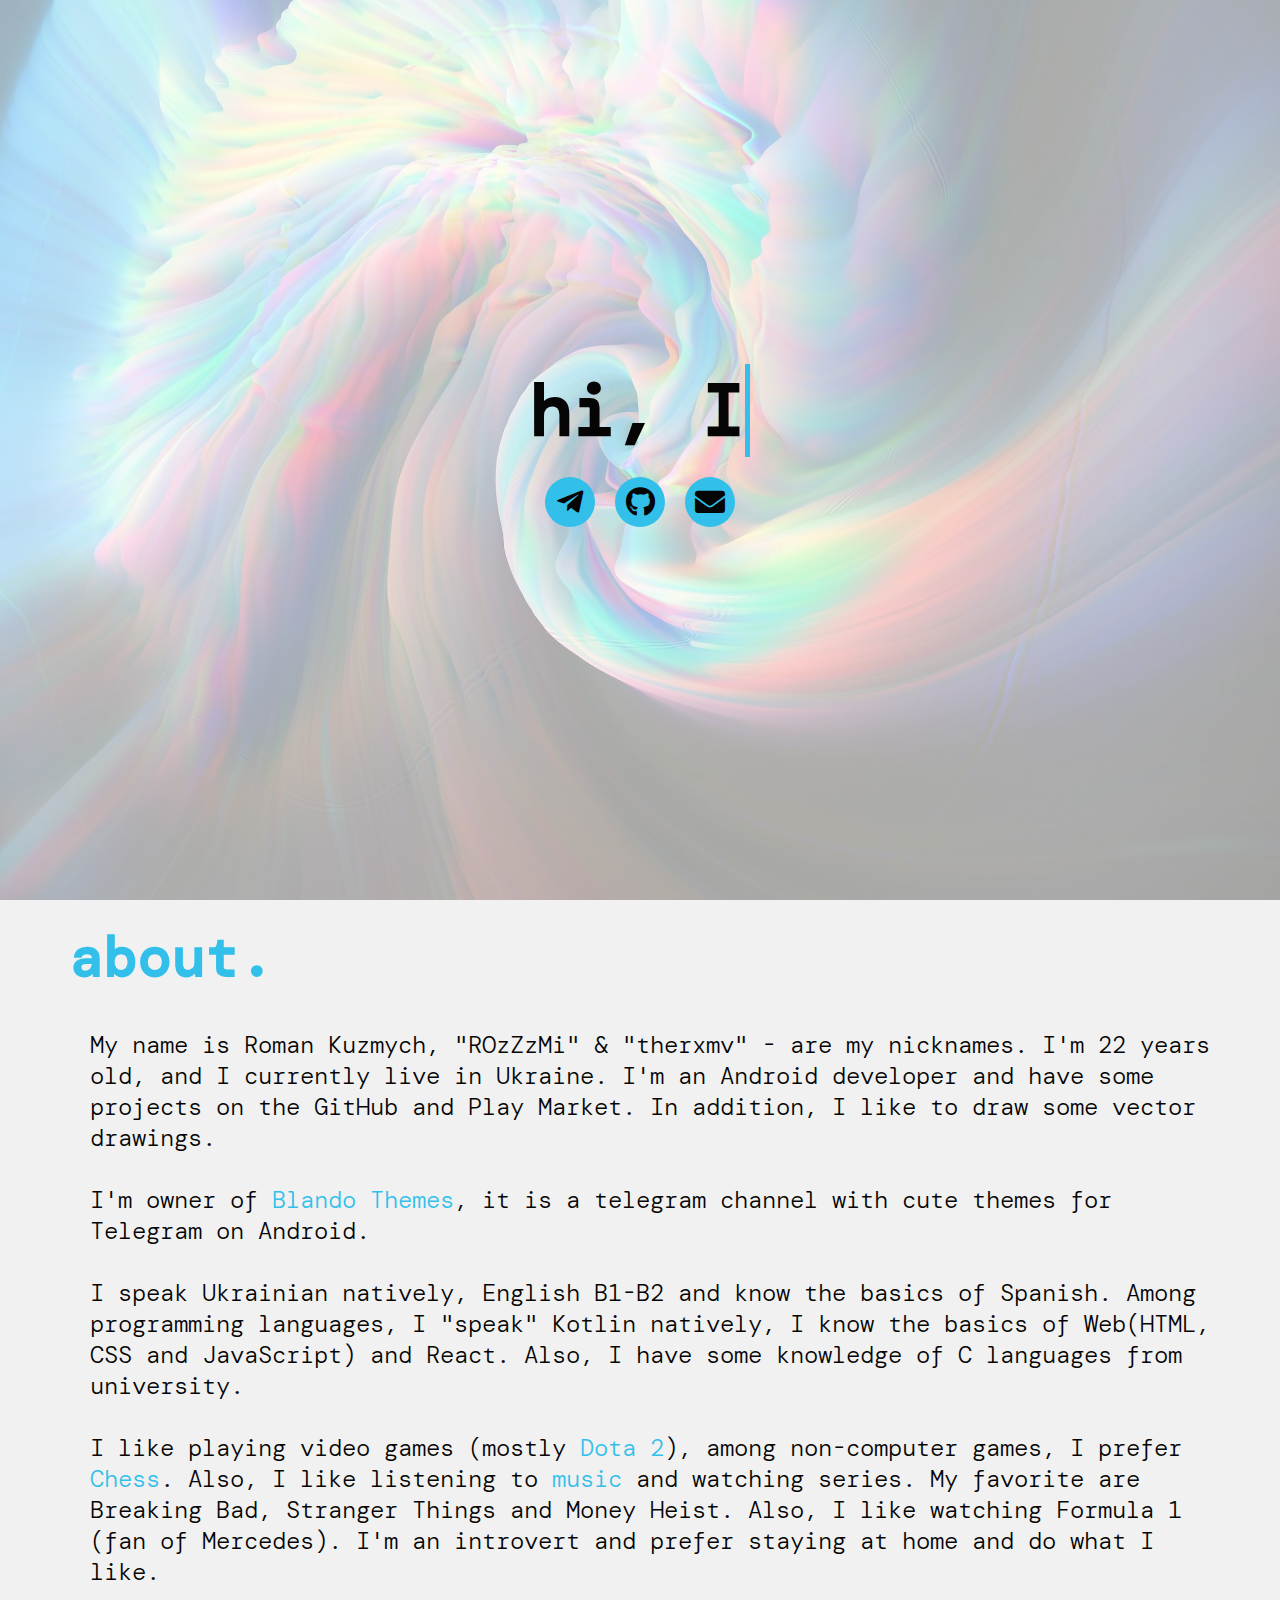
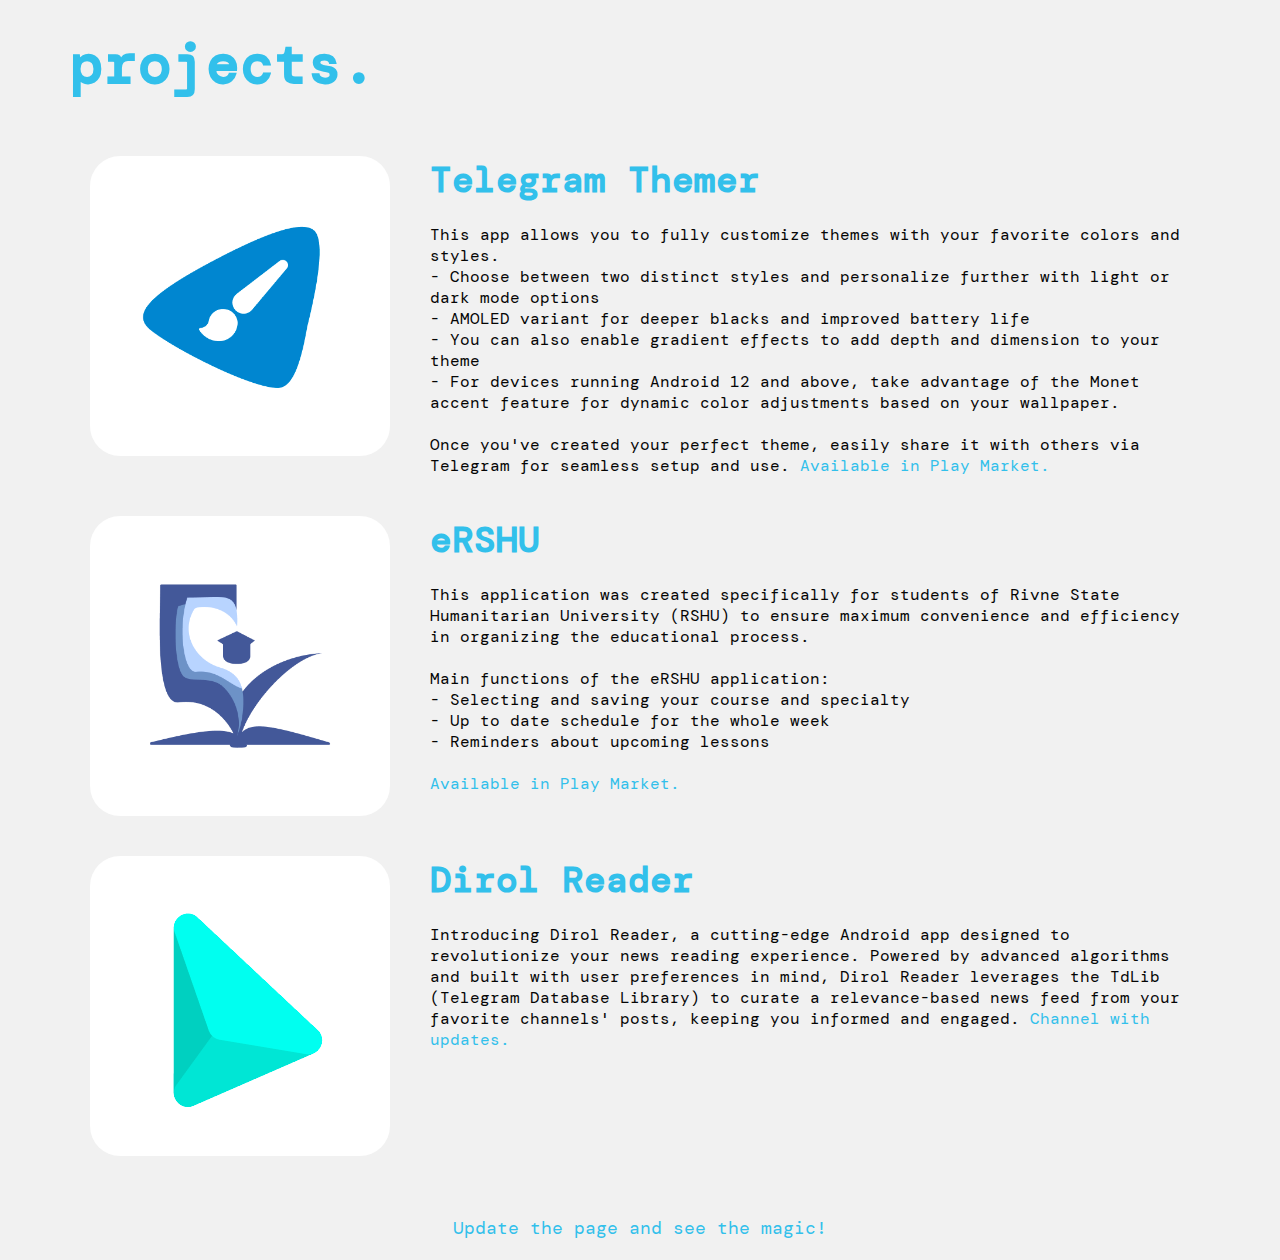
<file: index.html>
<!DOCTYPE html><html lang="en"><head><meta charset="UTF-8"><meta http-equiv="X-UA-Compatible" content="IE=edge"><meta name="viewport" content="width=device-width,initial-scale=1"><title>therxmv</title><link rel="icon" type="image/x-icon" href="img/favicon.ico"><link rel="stylesheet" href="css/style.css"></head><body><section class="begin"><div class="fog"><div class="container"><div class="typewrite begin-name" data-period="2000" data-type='["hi, I am rxmv kvzmvch.", "I am Android developer.", "I love design."]'></div><div class="link-wrapper"><a href="https://t.me/ROzZzMi" target="_blank" class="toAnim link dynamic-color-bg" style="font-size: 30px; color: #050505;"><i class="fab fa-telegram-plane"></i> </a><a href="https://github.com/therxmv" target="_blank" class="toAnim link dynamic-color-bg" style="font-size: 30px; color: #050505;"><i class="fab fa-github"></i> </a><a href="mailto: roma.kyzmuch@gmail.com" target="_blank" class="toAnim link dynamic-color-bg" style="font-size: 30px; color: #050505;"><i class="fas fa-envelope"></i></a></div></div></div></section><section class="about"><div class="container"><h2 class="dynamic-color">about.</h2><div class="about-descr">My name is Roman Kuzmych, "ROzZzMi" & "therxmv" - are my nicknames. I'm <span class="year">--</span> years old, and I currently live in Ukraine. I'm an Android developer and have some projects on the GitHub and Play Market. In addition, I like to draw some vector drawings.<br><br>I'm owner of <span class="dynamic-color modal-open">Blando Themes</span>, it is a telegram channel with cute themes for Telegram on Android.<br><br>I speak Ukrainian natively, English B1-B2 and know the basics of Spanish. Among programming languages, I "speak" Kotlin natively, I know the basics of Web(HTML, CSS and JavaScript) and React. Also, I have some knowledge of C languages from university.<br><br>I like playing video games (mostly <a class="dynamic-color" href="https://steamcommunity.com/id/ROzZzMi/" target="_blank">Dota 2</a>), among non-computer games, I prefer <a class="dynamic-color" href="https://www.chess.com/member/rozzzmi" target="_blank">Chess</a>. Also, I like listening to <a class="dynamic-color" href="https://open.spotify.com/playlist/5EQoicaGTw6gqoWbtqZ4x2?si=ffb7cb289ef64e60" target="_blank">music</a> and watching series. My favorite are Breaking Bad, Stranger Things and Money Heist. Also, I like watching Formula 1 (fan of Mercedes). I'm an introvert and prefer staying at home and do what I like.</div></div></section><section class="portfolio"><div class="container"><h2 class="dynamic-color">projects.</h2><div class="portfolio-wrapper"><div class="project-wrap"><div class="project-bg"><img class="project-img" src="img/projects/tgThemer.png" alt="tgThemer"></div><div class="project-text"><h3><a class="dynamic-color" href="https://play.google.com/store/apps/details?id=com.therxmv.telegramthemer" target="_blank">Telegram Themer</a></h3><br>This app allows you to fully customize themes with your favorite colors and styles.<br>- Choose between two distinct styles and personalize further with light or dark mode options<br>- AMOLED variant for deeper blacks and improved battery life<br>- You can also enable gradient effects to add depth and dimension to your theme<br>- For devices running Android 12 and above, take advantage of the Monet accent feature for dynamic color adjustments based on your wallpaper.<br><br>Once you've created your perfect theme, easily share it with others via Telegram for seamless setup and use. <a class="dynamic-color" href="https://play.google.com/store/apps/details?id=com.therxmv.telegramthemer" target="_blank">Available in Play Market.</a></div></div><div class="project-wrap"><div class="project-bg"><img class="project-img" src="img/projects/ershu.png" alt="f1timer"></div><div class="project-text"><h3><a class="dynamic-color" href="https://play.google.com/store/apps/details?id=com.therxmv.ershu.androidApp" target="_blank">eRSHU</a></h3><br>This application was created specifically for students of Rivne State Humanitarian University (RSHU) to ensure maximum convenience and efficiency in organizing the educational process.<br><br>Main functions of the eRSHU application:<br>- Selecting and saving your course and specialty<br>- Up to date schedule for the whole week<br>- Reminders about upcoming lessons<br><br><a class="dynamic-color" href="https://play.google.com/store/apps/details?id=com.therxmv.ershu.androidApp" target="_blank">Available in Play Market.</a></div></div><div class="project-wrap"><div class="project-bg dynamic-color-bg"><img class="project-img" src="img/projects/dirol.png" alt="calc"></div><div class="project-text"><h3><a class="dynamic-color" href="https://github.com/therxmv/Dirol-Reader" target="_blank">Dirol Reader</a></h3><br>Introducing Dirol Reader, a cutting-edge Android app designed to revolutionize your news reading experience. Powered by advanced algorithms and built with user preferences in mind, Dirol Reader leverages the TdLib (Telegram Database Library) to curate a relevance-based news feed from your favorite channels' posts, keeping you informed and engaged. <a class="dynamic-color" href="https://t.me/therxmv_channel" target="_blank">Channel with updates.</a></div></div></div></div></section><!-- <section class="portfolio">
        <div class="container">
            <h2 class="dynamic-color">works.</h2>
            <div class="portfolio-wrapper">
                <img class="portfolio-img" src="img/portfolio/work1-min.png" alt="1">
                <img class="portfolio-img" src="img/portfolio/work2-min.jpg" alt="2">

                <img class="hide hidden portfolio-img" src="img/portfolio/Ave.png" alt="3">
                <img class="hide hidden portfolio-img" src="img/portfolio/Project1.jpg" alt="4">
                <img class="hide hidden portfolio-img" src="img/portfolio/logo1.png" alt="5">

                <div class="toAnim portfolio-circle dynamic-color-bg">
                    <div class="circle-text">see<br>more.</div>
                    <div class="circle-text hide">see<br>less.</div>
                </div>
            </div>
        </div>
    </section> --><footer><div class="container"><div class="foot-txt">Update the page and see the magic!</div></div></footer><div class="overlay hide"><div class="modal hide" id="bt"><div class="modal-close">&#10006</div><h2>Blando Themes.</h2><div class="content-wrap"><img class="modal-img" src="img/modal_img/bt1.jpg" alt="1"> <img class="modal-img" src="img/modal_img/bt2.jpg" alt="2"> <img class="modal-img" src="img/modal_img/bt3.jpg" alt="3"></div><a href="https://t.me/BlandoThemes" target="_blank" class="modal-btn toAnim">Subscribe!</a></div></div><script src="js/bundle.js"></script></body></html>
</file>
<file: css/style.css>
@import url(https://fonts.googleapis.com/css2?family=DM+Mono&display=swap);@import url(https://use.fontawesome.com/releases/v5.15.4/css/all.css);.begin{height:100vh;background-position:center;background-repeat:no-repeat;background-size:cover}.fog{height:100%;width:100%;padding:0 20px 0 20px;display:flex;align-items:center;background-position:center;background-repeat:no-repeat;background-size:cover}.begin-bg{display:none}.begin-name{color:var(--txt-color);font-size:72px;font-weight:700;text-align:center;user-select:none}.link-wrapper{display:flex;justify-content:center;align-items:center;margin-top:10px}.link{display:flex;justify-content:center;align-items:center;height:50px;width:50px;border-radius:100%;margin:10px}.about{display:flex;min-height:470px;padding:20px}.about-descr{margin-top:36px;margin-left:20px;color:var(--txt-color);font-size:24px;font-weight:lighter}.about-descr span{cursor:pointer}.portfolio{display:flex;min-height:570px;padding:20px}.portfolio-wrapper{display:flex;flex-wrap:wrap;justify-content:space-between;margin-top:36px}.portfolio-img{width:var(--portfolio-wh);height:var(--portfolio-wh);border-radius:10%;margin:20px}.portfolio-circle{display:flex;justify-content:center;align-items:center;cursor:pointer;width:var(--portfolio-wh);height:var(--portfolio-wh);border-radius:100%;margin:20px}.circle-text{font-size:72px;font-weight:bolder;line-height:64px;color:var(--bg-color);user-select:none}.project-wrap{width:100%;display:flex}.project-text{color:var(--txt-color);padding:20px}.project-img{width:var(--portfolio-wh);height:var(--portfolio-wh);border-radius:10%}.project-bg{width:var(--portfolio-wh);height:var(--portfolio-wh);border-radius:100%;margin:20px}footer{display:flex;justify-content:center;align-items:center;min-height:30px;padding:20px}.foot-txt{color:var(--dyn-color);text-align:center;font-size:18px}.overlay{width:100%;height:100%;background-color:rgba(0,0,0,.7);position:fixed;top:0;display:flex;justify-content:center;align-items:center}.modal{position:relative;display:flex;flex-direction:column;justify-content:space-around;align-items:center;width:750px;height:505px;background-color:var(--dyn-color);border-radius:30px;padding:15px;margin:20px;animation-duration:.75s!important}.modal .title{font-size:48px;padding-top:5px}.modal-btn{display:flex;justify-content:center;align-items:center;width:150px;min-height:45px;background-color:#050505;color:var(--dyn-color);cursor:pointer;font-size:18px;border-radius:22.5px}.content-wrap{display:flex;flex-wrap:wrap;justify-content:space-around;width:100%;overflow:auto;margin:15px 0}.modal .toAnim:hover{border-radius:9px}.modal-img{width:215px;border-radius:10%;margin:10px}.modal-close{font-size:24px;color:#050505;position:absolute;top:10px;right:20px;cursor:pointer}@media (max-width:774px){.modal-img{width:260px}}.toAnim{transition-duration:.5s,.5s}.toAnim:hover{border-radius:10%}.typewrite>.wrap{border-right:.08em solid var(--dyn-color)}.fadeIn-anim{animation-name:fadeIn;animation-duration:2s}.fadeOut-anim{animation-name:fadeOut;animation-duration:1s;animation-direction:reverse}:root{--bg-color:#050505;--txt-color:#f1f1f1;--dyn-color:#f1f1f1;--dyn-1color:#32c0eb;--portfolio-wh:300px}*{box-sizing:border-box;margin:0;padding:0}html{font-family:'DM Mono',monospace}body{background-color:var(--bg-color)}a{text-decoration:none}h1{text-align:center}h2{font-weight:700;font-size:56px}h3{font-weight:700;font-size:36px}.container{position:relative;width:1140px;margin:0 auto}.dynamic-color{color:var(--dyn-color)}.dynamic-color-bg{background-color:var(--dyn-color)}.hide{display:none}.show{display:block}@-webkit-keyframes fadeIn{from{opacity:0}to{opacity:1}}@keyframes fadeIn{from{opacity:0}to{opacity:1}}@-webkit-keyframes fadeOut{from{opacity:1}to{opacity:0}}@keyframes fadeOut{from{opacity:1}to{opacity:0}}@media (max-width:1060px){.portfolio-wrapper{align-items:center;justify-content:center}.wrap{font-size:51px}.about-descr{font-size:18px}.project-wrap{flex-wrap:wrap}}@media (max-width:390px){:root{--portfolio-wh:250px}.title{font-size:51px}.circle-text{font-size:64px}}@media (prefers-color-scheme:dark){:root{--bg-color:#050505;--txt-color:#f1f1f1}.fog{background-image:linear-gradient(rgba(5,5,5,.85),rgba(5,5,5,.85))}}@media (prefers-color-scheme:light){:root{--bg-color:#f1f1f1;--txt-color:#050505}.fog{background-image:linear-gradient(rgba(255,255,255,.6),rgba(255,255,255,.6))}}
</file>
